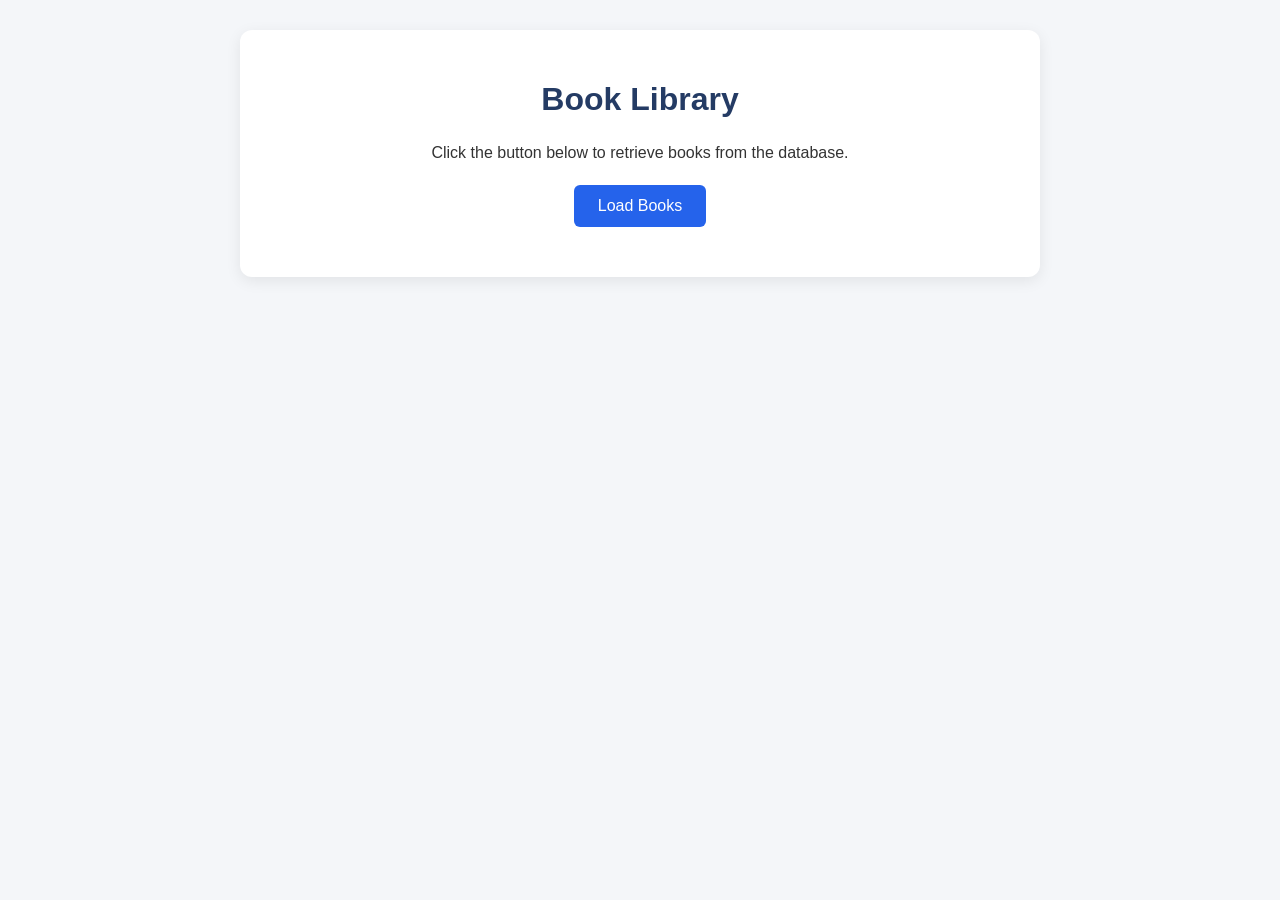
<file: book-library/index.html>
<!DOCTYPE html>
<html lang="en">
<head>
    <meta charset="UTF-8">
    <meta name="viewport" content="width=device-width, initial-scale=1.0">

    <title>Book Library</title>

    <link rel="stylesheet" href="style.css">

    <script src="https://code.jquery.com/jquery-3.7.1.min.js"></script>
    <script src="script.js" defer></script>
</head>
<body>

    <div class="container">
        <h1>Book Library</h1>

        <p>Click the button below to retrieve books from the database.</p>

        <button id="loadBooks">Load Books</button>

        <p id="status" role="status" aria-live="polite"></p>

        <div id="bookList"></div>
    </div>

</body>
</html>
</file>
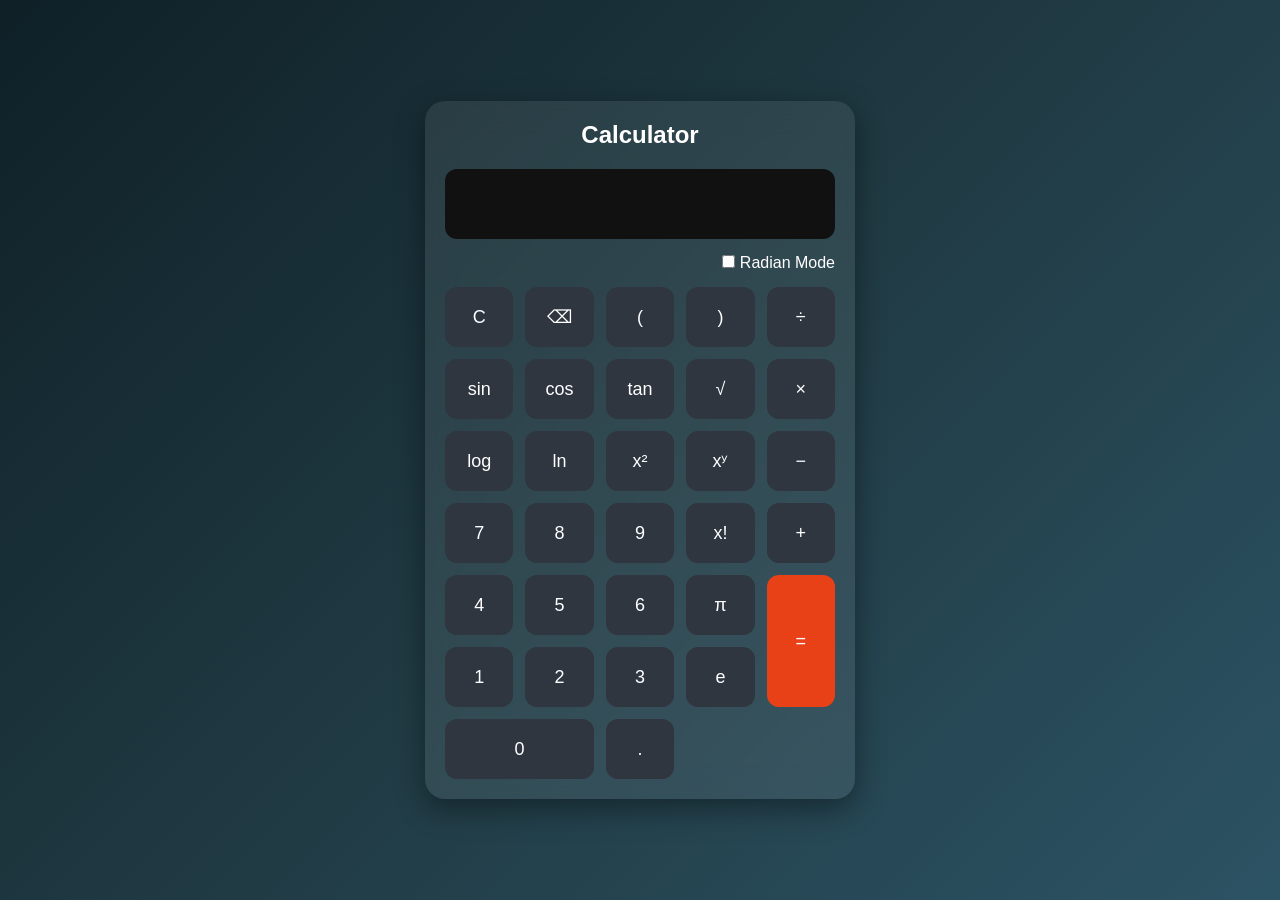
<file: calculator/index.html>
<!DOCTYPE html>
<html lang="en">
<head>
    <meta charset="UTF-8">
    <meta name="viewport" content="width=device-width, initial-scale=1.0">
    <title>Calculator</title>
    <link rel="stylesheet" href="style.css">
</head>

<body>

    <div class="calculator">

        <h2>Calculator</h2>

        <div class="display">
            <input type="text" id="screen" readonly>
        </div>

        <div class="mode">
            <label>
                <input type="checkbox" id="mode">
                    Radian Mode
            </label>
        </div>

        <div class="buttons">

            <button onclick="clearScreen()">C</button>
            <button onclick="backspace()">⌫</button>
            <button onclick="insert('(')">(</button>
            <button onclick="insert(')')">)</button>
            <button onclick="insert('/')">÷</button>

            <button onclick="func('sin')">sin</button>
            <button onclick="func('cos')">cos</button>
            <button onclick="func('tan')">tan</button>
            <button onclick="func('sqrt')">√</button>
            <button onclick="insert('*')">×</button>

            <button onclick="func('log')">log</button>
            <button onclick="func('ln')">ln</button>
            <button onclick="insert('**2')">x²</button>
            <button onclick="insert('**')">xʸ</button>
            <button onclick="insert('-')">−</button>

            <button onclick="insert('7')">7</button>
            <button onclick="insert('8')">8</button>
            <button onclick="insert('9')">9</button>
            <button onclick="factorial()">x!</button>
            <button onclick="insert('+')">+</button>

            <button onclick="insert('4')">4</button>
            <button onclick="insert('5')">5</button>
            <button onclick="insert('6')">6</button>
            <button onclick="insert('3.1415926535')">π</button>
            <button onclick="calculate()" class="equal" rowspan="2">=</button>

            <button onclick="insert('1')">1</button>
            <button onclick="insert('2')">2</button>
            <button onclick="insert('3')">3</button>
            <button onclick="insert('2.718281828')">e</button>

            <button onclick="insert('0')" class="zero">0</button>
            <button onclick="insert('.')">.</button>

        </div>

    </div>

    <script src="script.js"></script>
</body>
</html>
</file>
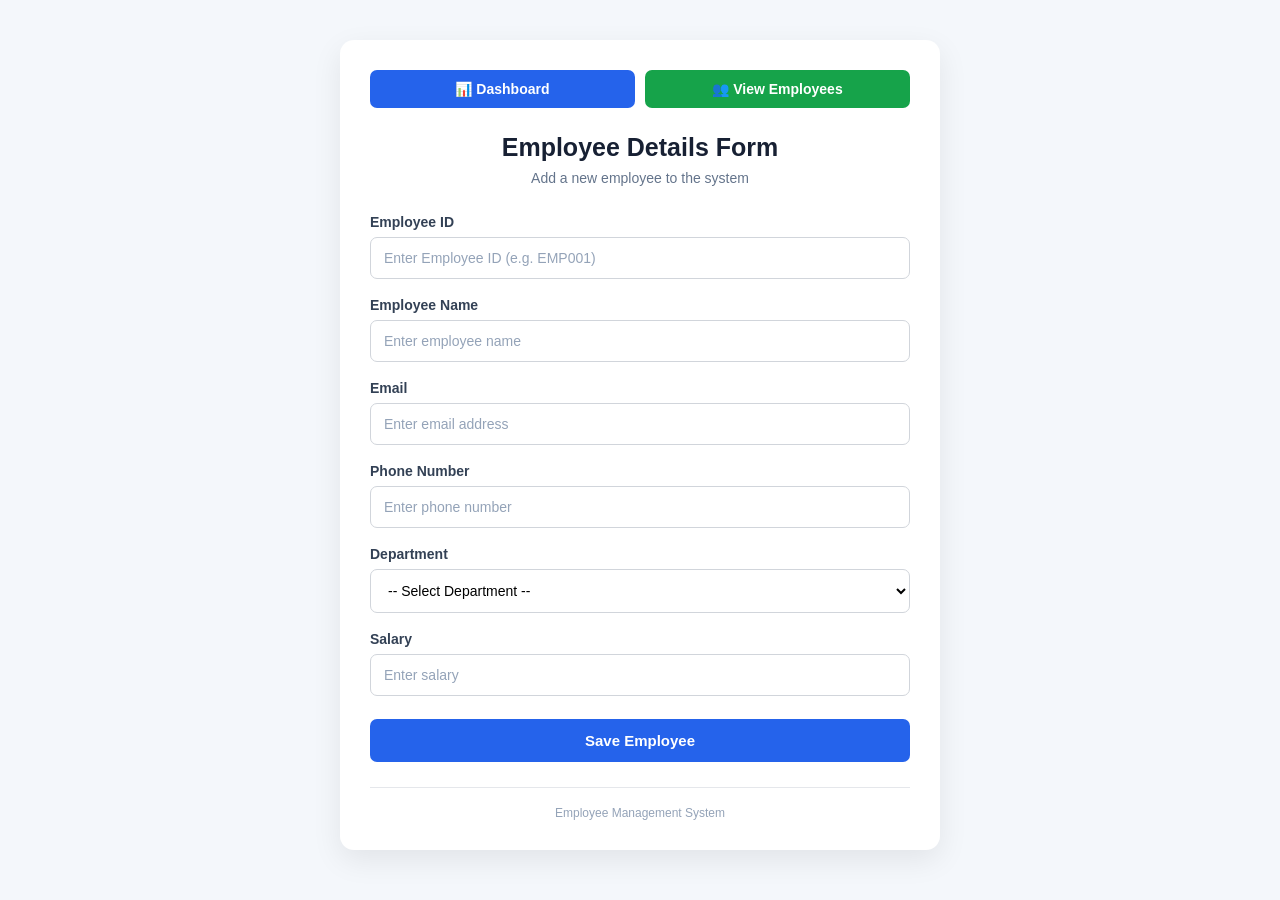
<file: employee/index.html>
<!DOCTYPE html>
<html lang="en">

<head>

    <meta charset="UTF-8">

    <meta name="viewport"
          content="width=device-width, initial-scale=1.0">

    <title>Add Employee | EmployeeHub</title>

    <link rel="stylesheet" href="style.css">

</head>

<body class="form-page">

    <div class="container">

        <!-- Navigation -->

        <div class="navigation">

            <a href="dashboard.php" class="nav-button dashboard-button">
                📊 Dashboard
            </a>

            <a href="employees.php" class="nav-button employees-button">
                👥 View Employees
            </a>

        </div>


        <!-- Page Heading -->

        <div class="heading">

            <h2>Employee Details Form</h2>

            <p>
                Add a new employee to the system
            </p>

        </div>


        <!-- Employee Form -->

        <form action="insert.php" method="POST">


            <!-- Employee ID -->

            <div class="form-group">

                <label for="id">
                    Employee ID
                </label>

                <input
                    type="text"
                    id="id"
                    name="id"
                    placeholder="Enter Employee ID (e.g. EMP001)"
                    required
                >

            </div>


            <!-- Employee Name -->

            <div class="form-group">

                <label for="name">
                    Employee Name
                </label>

                <input
                    type="text"
                    id="name"
                    name="name"
                    placeholder="Enter employee name"
                    required
                >

            </div>


            <!-- Email -->

            <div class="form-group">

                <label for="email">
                    Email
                </label>

                <input
                    type="email"
                    id="email"
                    name="email"
                    placeholder="Enter email address"
                    required
                >

            </div>


            <!-- Phone -->

            <div class="form-group">

                <label for="phone">
                    Phone Number
                </label>

                <input
                    type="tel"
                    id="phone"
                    name="phone"
                    placeholder="Enter phone number"
                    required
                >

            </div>


            <!-- Department -->

            <div class="form-group">

                <label for="department">
                    Department
                </label>

                <select
                    id="department"
                    name="department"
                    required
                >

                    <option value="">
                        -- Select Department --
                    </option>

                    <option value="IT">
                        IT
                    </option>

                    <option value="HR">
                        HR
                    </option>

                    <option value="Finance">
                        Finance
                    </option>

                    <option value="Marketing">
                        Marketing
                    </option>

                    <option value="Sales">
                        Sales
                    </option>

                </select>

            </div>


            <!-- Salary -->

            <div class="form-group">

                <label for="salary">
                    Salary
                </label>

                <input
                    type="number"
                    id="salary"
                    name="salary"
                    placeholder="Enter salary"
                    min="0"
                    step="0.01"
                    required
                >

            </div>


            <!-- Submit -->

            <button
                type="submit"
                class="save-button"
            >
                Save Employee
            </button>

        </form>


        <!-- Footer -->

        <div class="footer">

            Employee Management System

        </div>

    </div>

</body>

</html>
</file>
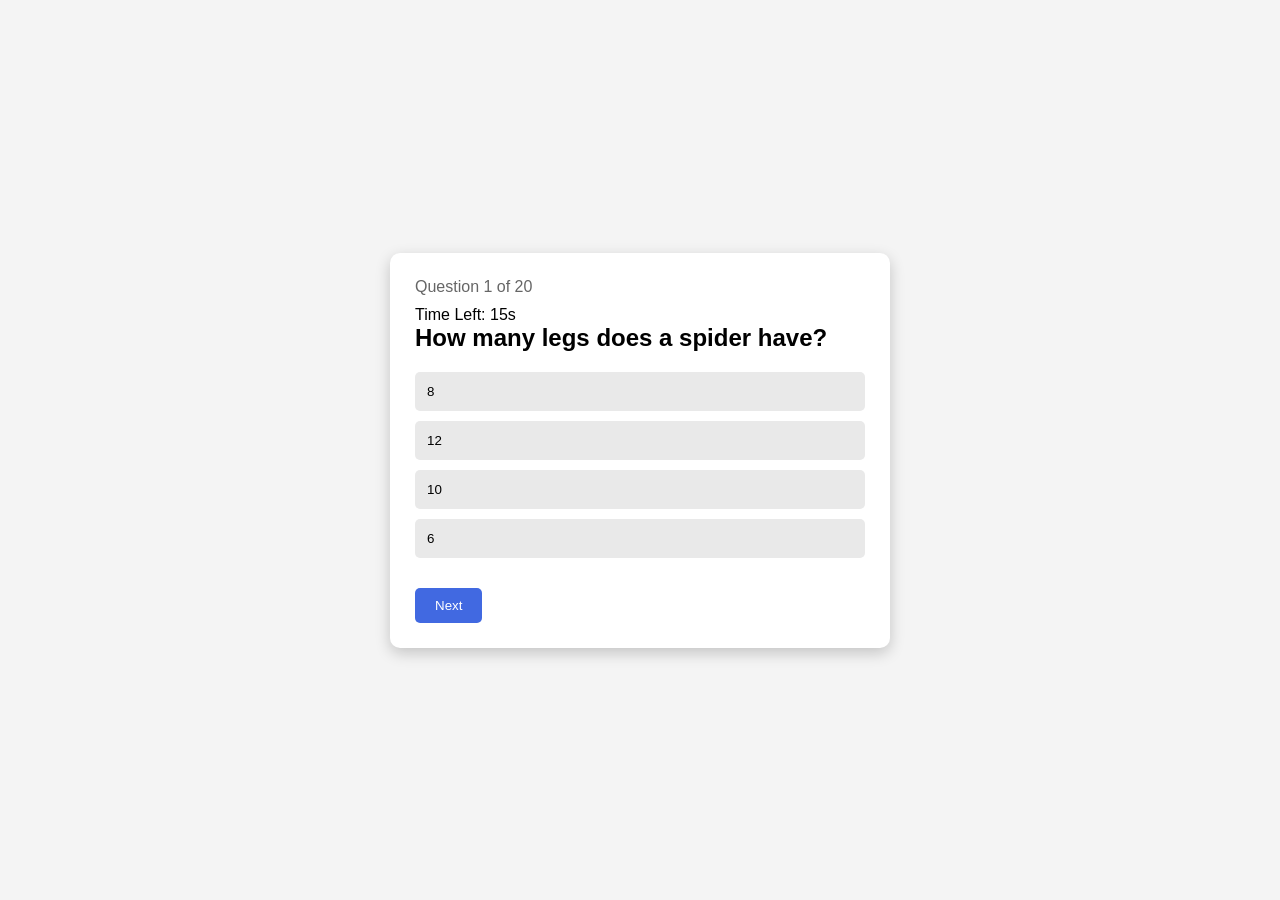
<file: quiz/index.html>
<!DOCTYPE html>
<html lang="en">
<head>
    <meta charset="UTF-8">
    <meta name="viewport" content="width=device-width, initial-scale=1.0">
    <title>Simple Quiz App</title>
    <link rel="stylesheet" href="style.css">
</head>
<body>

<div class="quiz-container">

    <div id="quiz">

        <div id="questionNumber"></div>

        <div id="timer">Time Left: 15s</div>

        <h2 id="question"></h2>

        <div id="options"></div>

         <button id="nextBtn">Next</button>

    </div>

    <div id="result">
        <h2>Quiz Completed!</h2>
        <h3 id="score"></h3>
        <button id="restartBtn">Restart Quiz</button>
    </div>

</div>

<script src="script.js"></script>

</body>
</html>
</file>
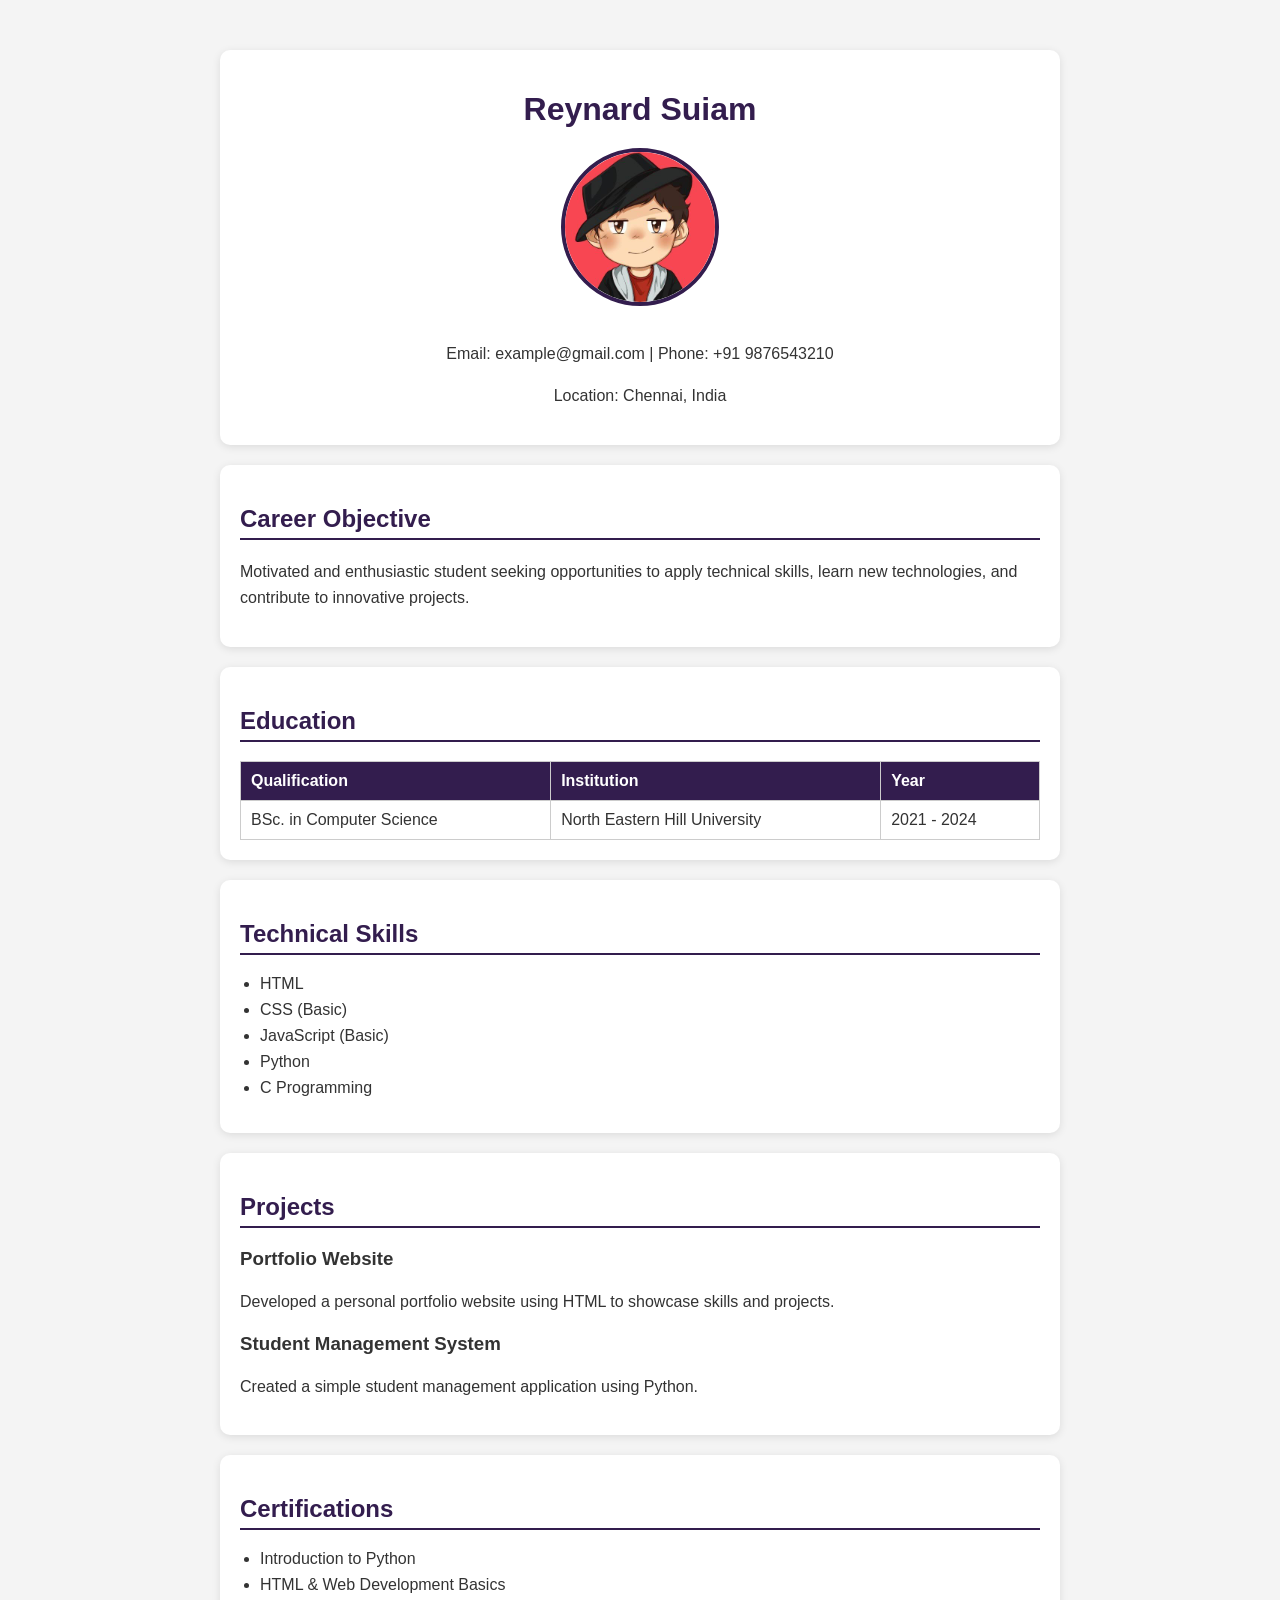
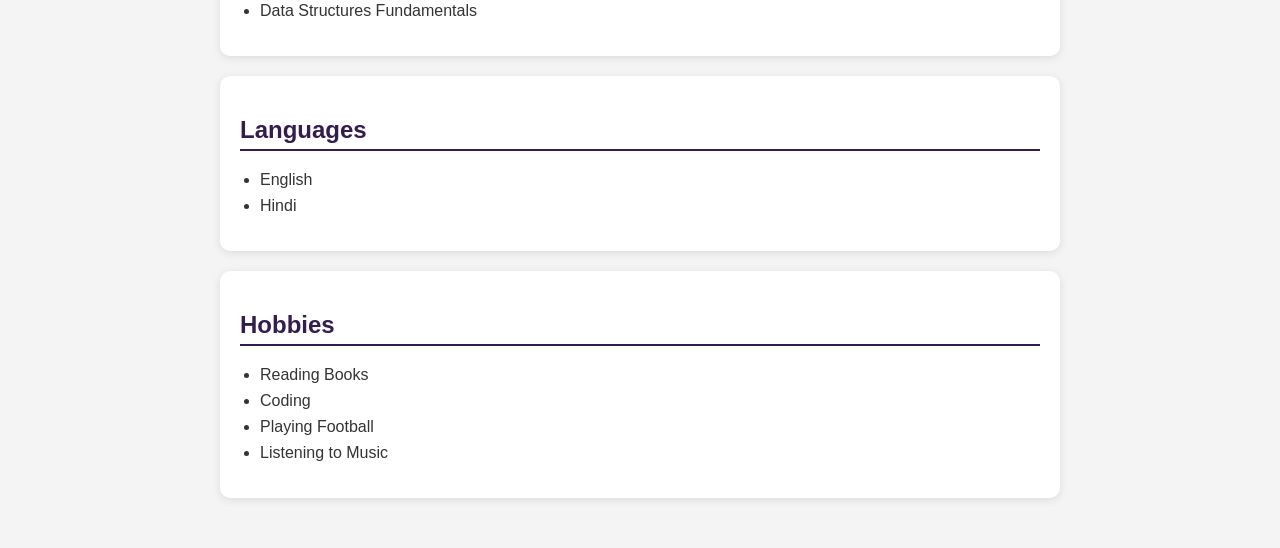
<file: resume/index.html>
<!DOCTYPE html>
<html lang="en">
<head>
    <meta charset="UTF-8">
    <meta name="viewport" content="width=device-width, initial-scale=1.0">
    <title>My Resume</title>
    <link rel="stylesheet" href="style.css">
</head>
<body>

    <header>
        <h1>Reynard Suiam</h1>

        <!-- Profile Image -->
        <img src="photo.jpg" alt="Profile Picture" width="150" height="150">

        <p>Email: example@gmail.com | Phone: +91 9876543210</p>
        <p>Location: Chennai, India</p>
        <hr>
    </header>

    <section>
        <h2>Career Objective</h2>
        <p>
            Motivated and enthusiastic student seeking opportunities to apply
            technical skills, learn new technologies, and contribute to
            innovative projects.
        </p>
    </section>

    <hr>

    <section>
        <h2>Education</h2>
        <table border="1" cellpadding="8">
            <tr>
                <th>Qualification</th>
                <th>Institution</th>
                <th>Year</th>
            </tr>
            <tr>
                <td>BSc. in Computer Science</td>
                <td>North Eastern Hill University</td>
                <td>2021 - 2024</td>
            </tr>
        </table>
    </section>

    <hr>

    <section>
        <h2>Technical Skills</h2>
        <ul>
            <li>HTML</li>
            <li>CSS (Basic)</li>
            <li>JavaScript (Basic)</li>
            <li>Python</li>
            <li>C Programming</li>
        </ul>
    </section>

    <hr>

    <section>
        <h2>Projects</h2>

        <h3>Portfolio Website</h3>
        <p>
            Developed a personal portfolio website using HTML to showcase
            skills and projects.
        </p>

        <h3>Student Management System</h3>
        <p>
            Created a simple student management application using Python.
        </p>
    </section>

    <hr>

    <section>
        <h2>Certifications</h2>
        <ul>
            <li>Introduction to Python</li>
            <li>HTML & Web Development Basics</li>
            <li>Data Structures Fundamentals</li>
        </ul>
    </section>

    <hr>

    <section>
        <h2>Languages</h2>
        <ul>
            <li>English</li>
            <li>Hindi</li>
        </ul>
    </section>

    <hr>

    <section>
        <h2>Hobbies</h2>
        <ul>
            <li>Reading Books</li>
            <li>Coding</li>
            <li>Playing Football</li>
            <li>Listening to Music</li>
        </ul>
    </section>

    <hr>

</body>
</html>
</file>
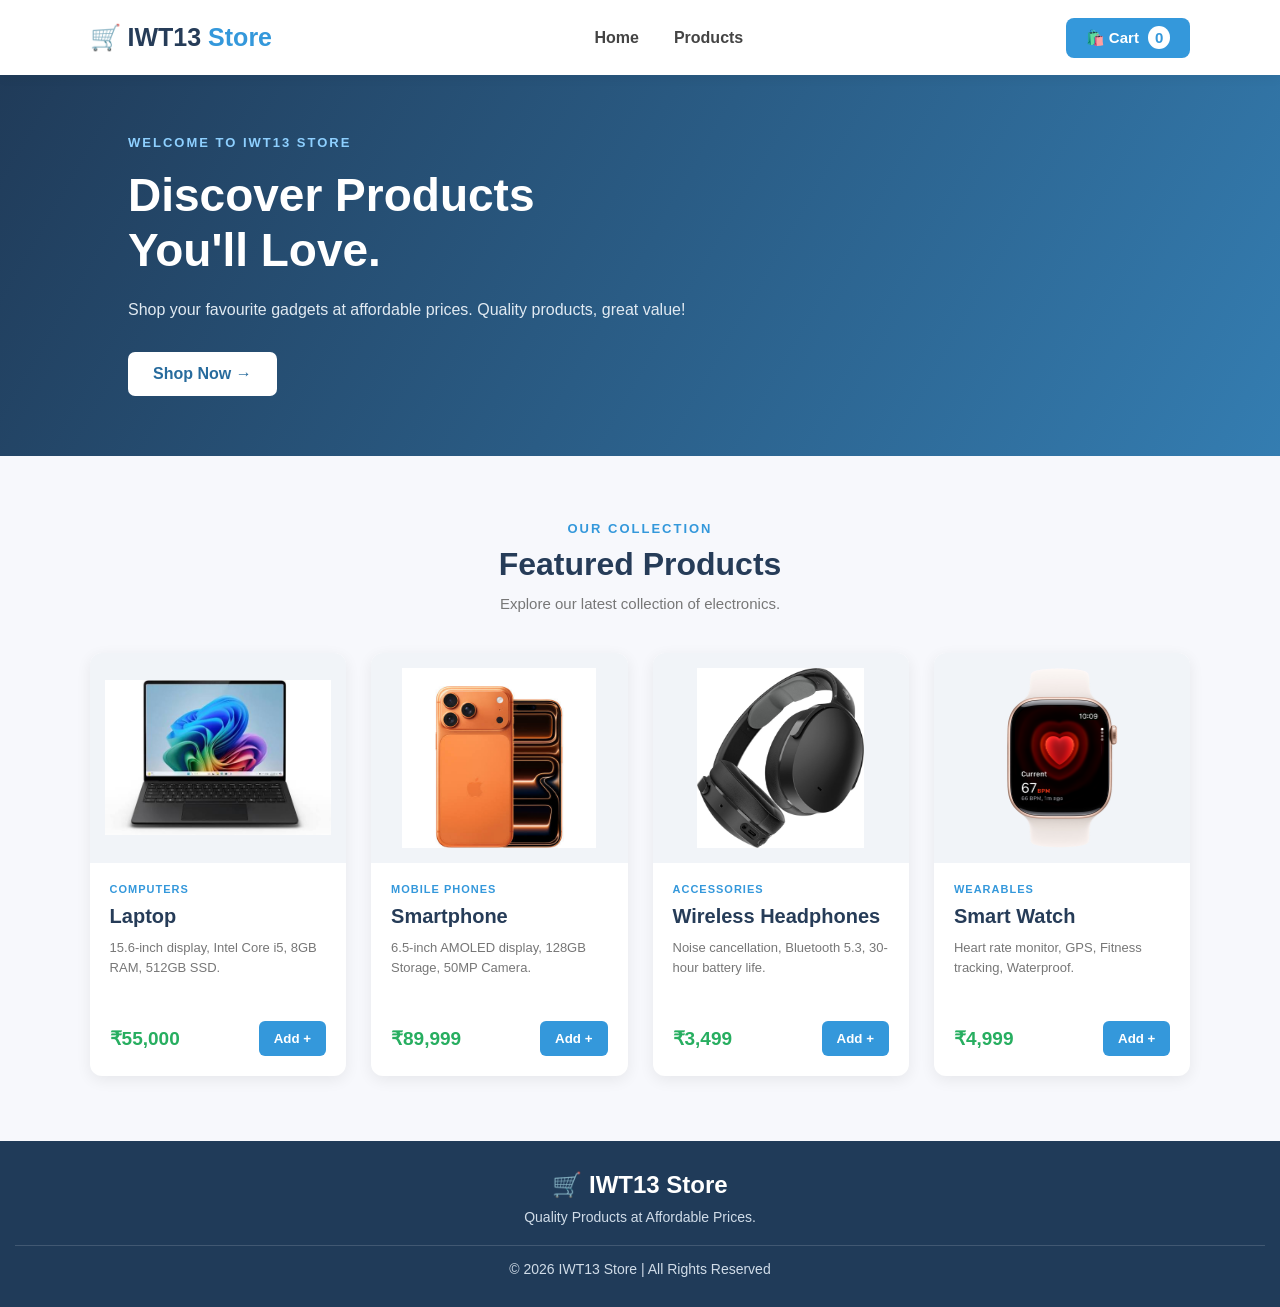
<file: shopping/index.html>
<!DOCTYPE html>
<html lang="en">
<head>
    <meta charset="UTF-8">
    <meta name="viewport" content="width=device-width, initial-scale=1.0">
    <title>IWT13 | Online Shopping</title>
    <link rel="stylesheet" href="style.css">
</head>

<body>

<!-- Navigation Bar -->
<nav class="navbar">
    <div class="logo">🛒 IWT13<span> Store</span></div>

    <div class="nav-links">
        <a href="#home">Home</a>
        <a href="#products">Products</a>
    </div>

    <button class="cart-btn" onclick="openCart()">
        🛍️ Cart <span id="cart-count">0</span>
    </button>
</nav>

<!-- Hero Section -->
<section class="hero" id="home">
    <div class="hero-content">
        <p class="tagline">WELCOME TO IWT13 STORE</p>

        <h1>Discover Products<br>You'll Love.</h1>

        <p>
            Shop your favourite gadgets at affordable prices.
            Quality products, great value!
        </p>

        <a href="#products" class="shop-btn">Shop Now →</a>
    </div>
</section>

<!-- Products Section -->
<main id="products">

    <div class="section-heading">
        <p>OUR COLLECTION</p>
        <h2>Featured Products</h2>
        <span>Explore our latest collection of electronics.</span>
    </div>

    <div class="products">

        <div class="card">
            <div class="image-container">
                <img src="images/laptop.jpg" alt="Laptop">
            </div>

            <div class="card-content">
                <span class="category">COMPUTERS</span>
                <h3>Laptop</h3>
                <p class="description">
                    15.6-inch display, Intel Core i5, 8GB RAM, 512GB SSD.
                </p>

                <div class="card-bottom">
                    <span class="price">₹55,000</span>
                    <button onclick="addToCart('Laptop',55000)">Add +</button>
                </div>
            </div>
        </div>

        <div class="card">
            <div class="image-container">
                <img src="images/phone.jpg" alt="Smartphone">
            </div>

            <div class="card-content">
                <span class="category">MOBILE PHONES</span>
                <h3>Smartphone</h3>
                <p class="description">
                    6.5-inch AMOLED display, 128GB Storage, 50MP Camera.
                </p>

                <div class="card-bottom">
                    <span class="price">₹89,999</span>
                    <button onclick="addToCart('Smartphone',89999)">Add +</button>
                </div>
            </div>
        </div>

        <div class="card">
            <div class="image-container">
                <img src="images/headphones.jpg" alt="Wireless Headphones">
            </div>

            <div class="card-content">
                <span class="category">ACCESSORIES</span>
                <h3>Wireless Headphones</h3>
                <p class="description">
                    Noise cancellation, Bluetooth 5.3, 30-hour battery life.
                </p>

                <div class="card-bottom">
                    <span class="price">₹3,499</span>
                    <button onclick="addToCart('Wireless Headphones',3499)">Add +</button>
                </div>
            </div>
        </div>

        <div class="card">
            <div class="image-container">
                <img src="images/watch.png" alt="Smart Watch">
            </div>

            <div class="card-content">
                <span class="category">WEARABLES</span>
                <h3>Smart Watch</h3>
                <p class="description">
                    Heart rate monitor, GPS, Fitness tracking, Waterproof.
                </p>

                <div class="card-bottom">
                    <span class="price">₹4,999</span>
                    <button onclick="addToCart('Smart Watch',4999)">Add +</button>
                </div>
            </div>
        </div>

    </div>

</main>

<!-- Cart Background -->
<div id="overlay" onclick="closeCart()"></div>

<!-- Shopping Cart Sidebar -->
<aside id="cart">

    <div class="cart-header">
        <div>
            <h2>Your Cart</h2>
            <p id="cart-subtitle">0 items in your cart</p>
        </div>

        <button class="close-btn" onclick="closeCart()">×</button>
    </div>

    <div id="cart-items"></div>

    <div class="cart-footer">

        <div class="total-row">
            <span>Total Amount</span>
            <h2>₹<span id="total">0</span></h2>
        </div>

        <button class="checkout-btn" onclick="placeOrder()">
            Place Order →
        </button>

        <button class="clear-btn" onclick="cancelOrder()">
            Clear Cart
        </button>

    </div>

</aside>

<!-- Notification -->
<div id="toast"></div>

<!-- Order Success Message -->
<div id="success-message">
    <div class="success-icon">✓</div>
    <h2>Order Placed Successfully!</h2>
    <p>Thank you for shopping with IWT13 Store.</p>
    <button onclick="closeSuccess()">Continue Shopping</button>
</div>

<!-- Footer -->
<footer>
    <h2>🛒 IWT13 Store</h2>
    <p>Quality Products at Affordable Prices.</p>
    <p class="copyright">
        © 2026 IWT13 Store | All Rights Reserved
    </p>
</footer>

<script src="script.js"></script>

</body>
</html>
</file>
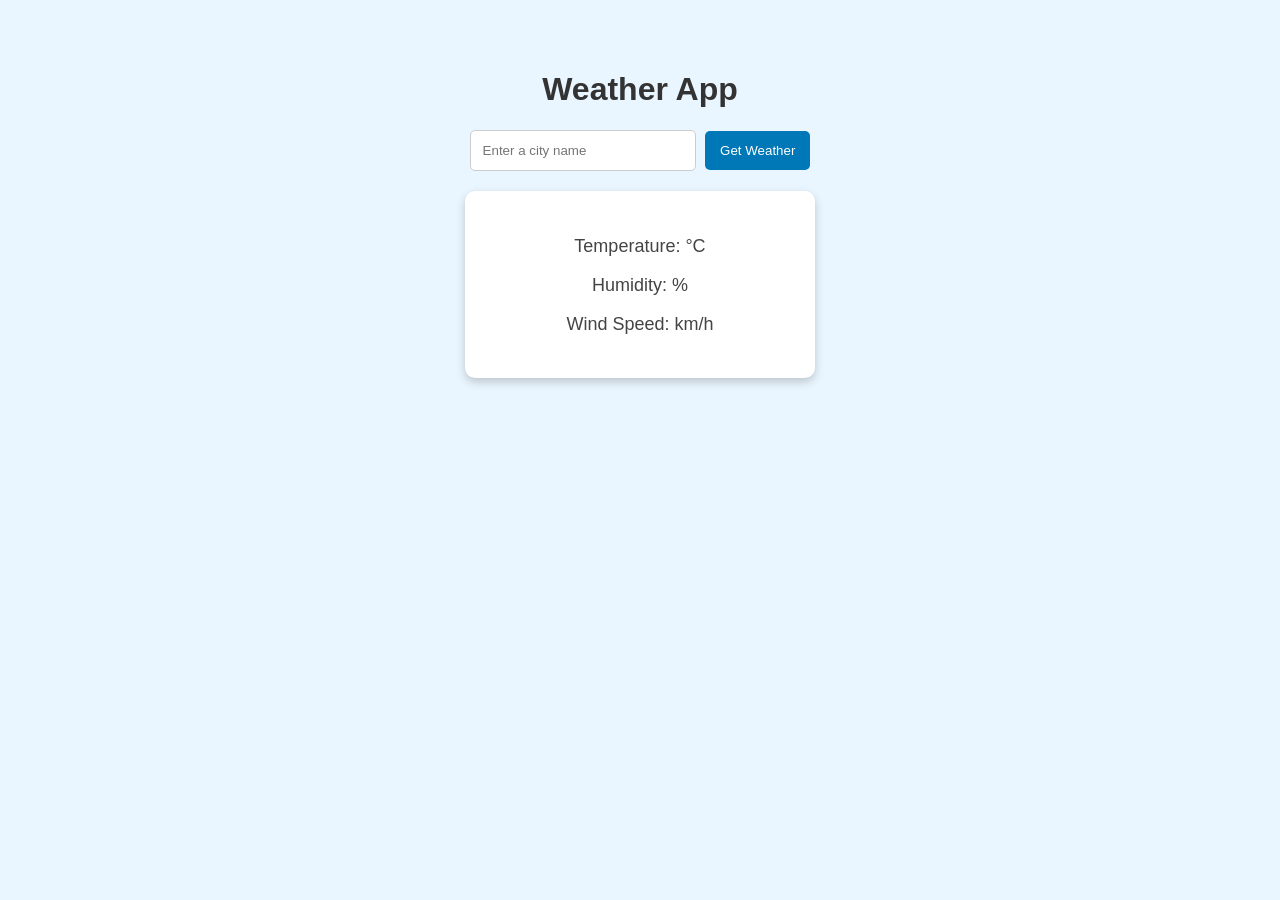
<file: weather/index.html>
<!DOCTYPE html>
<html lang="en">
<head>
    <meta charset="UTF-8">
    <meta name="viewport" content="width=device-width, initial-scale=1.0">
    <title>Weather App</title>

    <link rel="stylesheet" href="style.css">
</head>

<body>
    <div class="weather-container">
        <h1>Weather App</h1>

        <input 
            type="text"
            id="cityInput"
            placeholder="Enter a city name"
        >

        <button onclick="getWeather()">Get Weather</button>

        <p id="loading"></p>
        <p id="error"></p>

        <div id="weatherData" class="weather-card">
            <h2 id="city"></h2>

            <p>
                Temperature:
                <span id="temperature"></span> °C
            </p>

            <p>
                Humidity:
                <span id="humidity"></span> %
            </p>

            <p>
                Wind Speed:
                <span id="wind"></span> km/h
            </p>

        </div>

        <p id="error"></p>
    </div>

    <script src="script.js"></script>
</body>
</html>
</file>
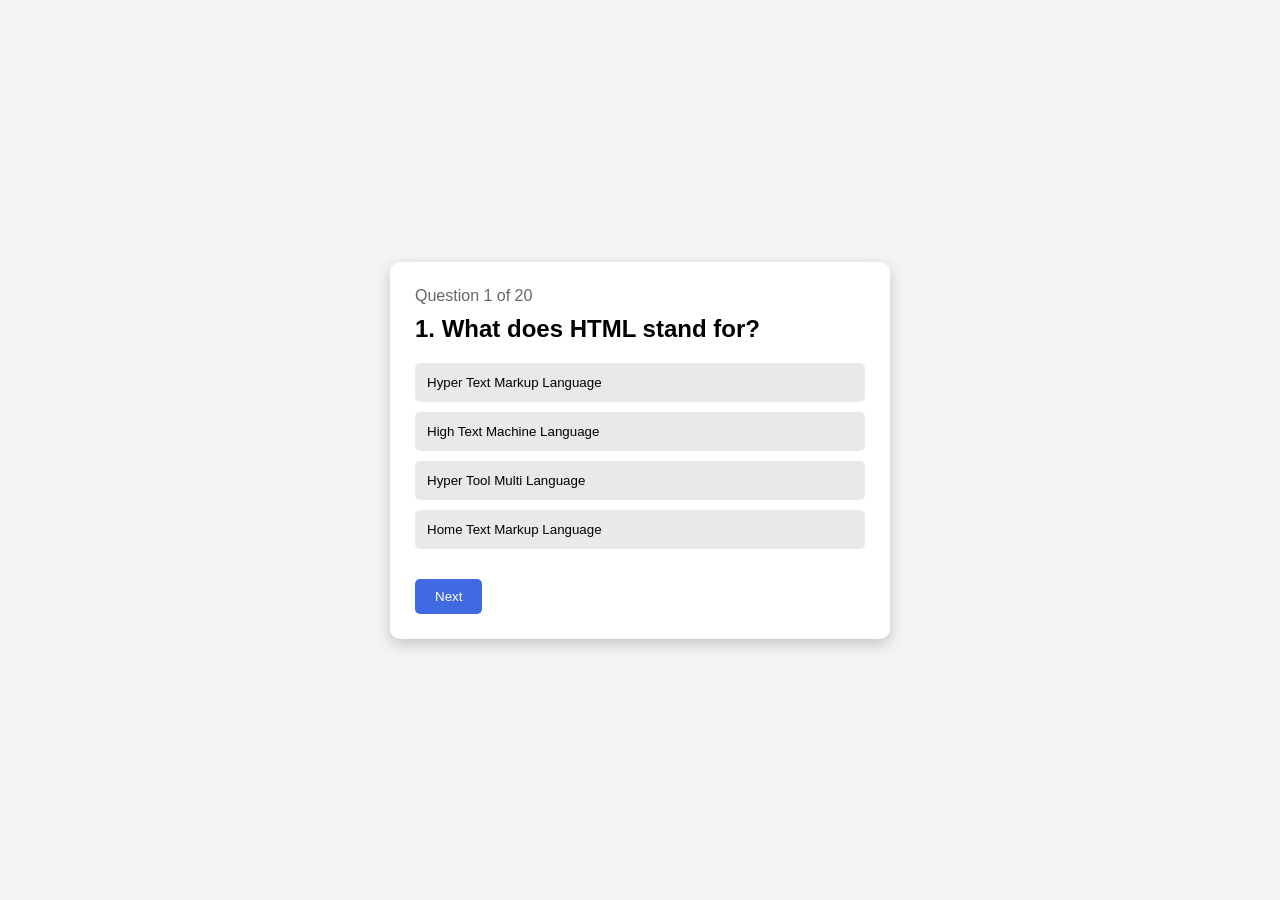
<file: Portfolio/quiz/index.html>
<!DOCTYPE html>
<html lang="en">
<head>
    <meta charset="UTF-8">
    <meta name="viewport" content="width=device-width, initial-scale=1.0">
    <title>Simple Quiz App</title>
    <link rel="stylesheet" href="style.css">
</head>
<body>

<div class="quiz-container">

    <div id="quiz">
        <div id="questionNumber"></div>

        <h2 id="question"></h2>

        <div id="options"></div>

        <button id="nextBtn">Next</button>
    </div>

    <div id="result">
        <h2>Quiz Completed!</h2>
        <h3 id="score"></h3>
        <button id="restartBtn">Restart Quiz</button>
    </div>

</div>

<script src="script.js"></script>

</body>
</html>
</file>
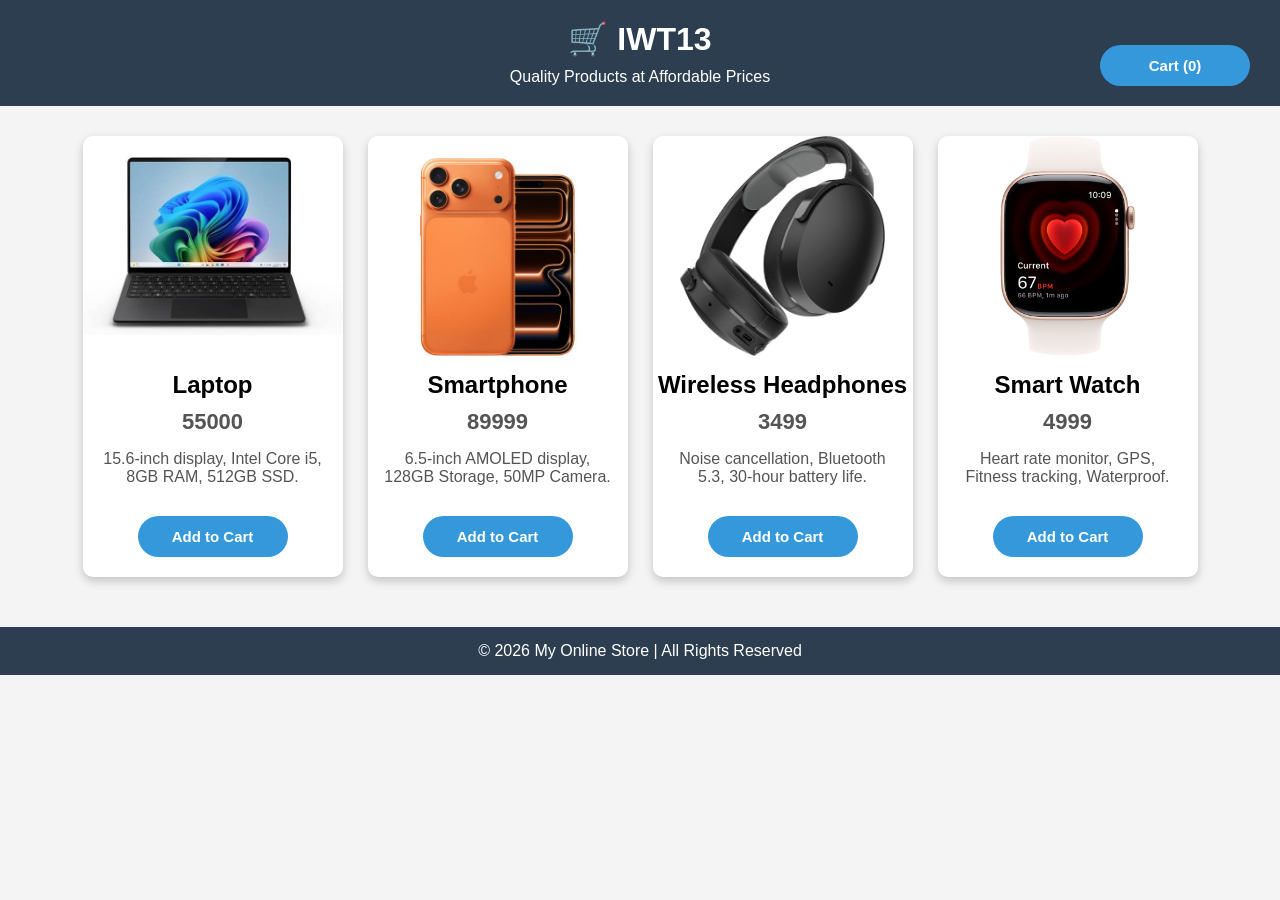
<file: Portfolio/Shopping/index.html>
<!DOCTYPE html>
<html lang="en">
<head>
    <meta charset="UTF-8">
    <meta name="viewport" content="width=device-width, initial-scale=1.0">
    <title>IWT13 Store</title>
    <link rel="stylesheet" href="style.css">
</head>

<body>

<header>
    <h1>🛒 IWT13</h1>
    <p>Quality Products at Affordable Prices</p>

    <button class="cart-btn" onclick="openCart()">
        Cart (<span id="cart-count">0</span>)
    </button>
</header>


<main class="products">


<div class="card">

<img src="images/laptop.jpg">

<h2>Laptop</h2>

<p class="price">55000</p>

<p>15.6-inch display, Intel Core i5, 8GB RAM, 512GB SSD.</p>

<button onclick="addToCart('Laptop',55000)">
Add to Cart
</button>

</div>



<div class="card">

<img src="images/phone.jpg">

<h2>Smartphone</h2>

<p class="price">89999</p>

<p>6.5-inch AMOLED display, 128GB Storage, 50MP Camera.</p>

<button onclick="addToCart('Smartphone',89999)">
Add to Cart
</button>

</div>



<div class="card">

<img src="images/headphones.jpg">

<h2>Wireless Headphones</h2>

<p class="price">3499</p>

<p>Noise cancellation, Bluetooth 5.3, 30-hour battery life.</p>

<button onclick="addToCart('Wireless Headphones',3499)">
Add to Cart
</button>

</div>



<div class="card">

<img src="images/watch.png">

<h2>Smart Watch</h2>

<p class="price">4999</p>

<p>Heart rate monitor, GPS, Fitness tracking, Waterproof.</p>

<button onclick="addToCart('Smart Watch',4999)">
Add to Cart
</button>

</div>


</main>


<!-- CART -->

<div id="cart">

<h2>Your Cart</h2>

<div id="cart-items"></div>

<h3>Total: ₹<span id="total">0</span></h3>


<button onclick="placeOrder()">
Place Order
</button>


<button onclick="cancelOrder()" class="cancel">
Cancel Order
</button>


<button onclick="closeCart()">
Close
</button>


</div>



<footer>

<p>
© 2026 My Online Store | All Rights Reserved
</p>

</footer>


<script src="script.js"></script>

</body>
</html>
</file>
<file: book-library/style.css>
* {
    box-sizing: border-box;
}

body {
    margin: 0;
    padding: 30px 15px;
    font-family: Arial, sans-serif;
    background-color: #f4f6f9;
    color: #333;
}

.container {
    max-width: 800px;
    margin: 0 auto;
    padding: 30px;
    background-color: white;
    border-radius: 12px;
    box-shadow: 0 4px 15px rgba(0, 0, 0, 0.08);
}

h1 {
    text-align: center;
    color: #243b64;
}

.container > p {
    text-align: center;
    line-height: 1.6;
}

button {
    display: block;
    margin: 20px auto;
    padding: 12px 24px;
    border: none;
    border-radius: 6px;
    background-color: #2563eb;
    color: white;
    font-size: 16px;
    cursor: pointer;
}

button:hover {
    background-color: #1d4ed8;
}

button:disabled {
    opacity: 0.6;
    cursor: not-allowed;
}

#status {
    text-align: center;
    color: #555;
}

.book {
    margin-top: 15px;
    padding: 18px;
    border: 1px solid #ddd;
    border-left: 5px solid #2563eb;
    border-radius: 6px;
    background-color: #fafafa;
}

.book h3 {
    margin: 0 0 10px;
    color: #243b64;
}

.book p {
    margin: 0;
    color: #555;
}

@media (max-width: 600px) {
    .container {
        padding: 20px 15px;
    }
}
</file>
<file: calculator/style.css>
*{
margin:0;
padding:0;
box-sizing:border-box;
font-family:Segoe UI,sans-serif;
}

body{

height:100vh;
display:flex;
justify-content:center;
align-items:center;
background:linear-gradient(135deg,#0f2027,#203a43,#2c5364);
}

.calculator{

width:430px;
padding:20px;
border-radius:20px;
background:rgba(255,255,255,.08);
backdrop-filter:blur(15px);
box-shadow:0 10px 30px rgba(0,0,0,.4);

}

h2{

text-align:center;
color:white;
margin-bottom:20px;

}

.display input{

width:100%;
height:70px;
font-size:28px;
padding:10px;
text-align:right;
border:none;
border-radius:12px;
background:#111;
color:#00ff99;
margin-bottom:15px;

}

.mode{

color:white;
margin-bottom:15px;
text-align:right;

}

.buttons{

display:grid;
grid-template-columns:repeat(5,1fr);
gap:12px;

}

button{

height:60px;
border:none;
border-radius:12px;
font-size:18px;
cursor:pointer;
background:#2f3640;
color:white;
transition:.2s;

}

button:hover{

background:#4cd137;
transform:scale(1.05);

}

.equal{

grid-row:span 2;
background:#e84118;
height:132px;

}

.equal:hover{

background:#ff5722;

}

.zero{

grid-column:span 2;

}

@media(max-width:500px){

.calculator{

width:95%;

}

button{

height:55px;
font-size:16px;

}

.display input{

font-size:24px;

}

}
</file>
<file: employee/style.css>
/* =========================================================
   GLOBAL STYLES
========================================================= */

* {
    margin: 0;
    padding: 0;
    box-sizing: border-box;
}

body {
    font-family: Arial, Helvetica, sans-serif;
    background: #f4f7fb;
    color: #172033;
}


/* =========================================================
   EMPLOYEE FORM - index.html
========================================================= */

/* =========================================================
   EMPLOYEE FORM - index.html
========================================================= */

.form-page {
    min-height: 100vh;
    display: flex;
    justify-content: center;
    align-items: center;
    padding: 40px 20px;
}

.container {
    width: 100%;
    max-width: 600px;
    background: white;
    padding: 30px;
    border-radius: 14px;
    box-shadow:
        0 10px 30px rgba(0, 0, 0, 0.08);
}


/* Short screens */
@media (max-height: 900px) {
    .form-page {
        align-items: flex-start;
    }
}

/* Navigation */

.navigation {
    display: flex;
    gap: 10px;
    margin-bottom: 25px;
}

.nav-button {
    flex: 1;

    text-align: center;

    text-decoration: none;

    color: white;

    padding: 11px;

    border-radius: 7px;

    font-size: 14px;

    font-weight: bold;

    transition: 0.2s;
}

.dashboard-button {
    background: #2563eb;
}

.dashboard-button:hover {
    background: #1d4ed8;
}

.employees-button {
    background: #16a34a;
}

.employees-button:hover {
    background: #15803d;
}


/* Form Heading */

.heading {
    text-align: center;
    margin-bottom: 28px;
}

.heading h2 {
    color: #172033;
    font-size: 25px;
    margin-bottom: 8px;
}

.heading p {
    color: #64748b;
    font-size: 14px;
}


/* Form */

.form-group {
    margin-bottom: 18px;
}

label {
    display: block;

    margin-bottom: 7px;

    color: #334155;

    font-size: 14px;

    font-weight: bold;
}

input,
select {
    width: 100%;

    padding: 12px 13px;

    border: 1px solid #d1d5db;

    border-radius: 7px;

    font-size: 14px;

    background: white;

    outline: none;

    transition: 0.2s;
}

input:focus,
select:focus {
    border-color: #2563eb;

    box-shadow:
        0 0 0 3px rgba(37, 99, 235, 0.1);
}

input::placeholder {
    color: #94a3b8;
}


/* Save Button */

.save-button {
    width: 100%;

    border: none;

    background: #2563eb;

    color: white;

    padding: 13px;

    border-radius: 7px;

    font-size: 15px;

    font-weight: bold;

    cursor: pointer;

    transition: 0.2s;

    margin-top: 5px;
}

.save-button:hover {
    background: #1d4ed8;
}


/* Form Footer */

.footer {
    text-align: center;

    margin-top: 25px;

    padding-top: 18px;

    border-top: 1px solid #e5e7eb;

    color: #94a3b8;

    font-size: 12px;
}


/* =========================================================
   DASHBOARD - dashboard.php
========================================================= */

.dashboard {
    display: flex;
    min-height: 100vh;
}


/* Sidebar */

.sidebar {
    width: 240px;

    background: #111827;

    color: white;

    padding: 25px 15px;

    position: fixed;

    top: 0;
    bottom: 0;
    left: 0;
}

.logo {
    font-size: 23px;

    font-weight: bold;

    padding: 10px 15px 35px;
}

.logo span {
    color: #60a5fa;
}


/* Sidebar Navigation */

.sidebar nav a {
    display: block;

    text-decoration: none;

    color: #cbd5e1;

    padding: 13px 15px;

    margin-bottom: 8px;

    border-radius: 8px;

    transition: 0.2s;
}

.sidebar nav a:hover,
.sidebar nav a.active {
    background: #2563eb;

    color: white;
}


/* Dashboard Main */

.main {
    margin-left: 240px;

    width: calc(100% - 240px);

    padding: 30px;
}


/* Dashboard Header */

.header {
    display: flex;

    justify-content: space-between;

    align-items: center;

    margin-bottom: 30px;
}

.header h1 {
    font-size: 30px;

    margin-bottom: 6px;
}

.header p {
    color: #64748b;
}

.add-button {
    background: #2563eb;

    color: white;

    text-decoration: none;

    padding: 12px 18px;

    border-radius: 8px;

    font-weight: bold;
}

.add-button:hover {
    background: #1d4ed8;
}


/* =========================================================
   DASHBOARD STATISTICS
========================================================= */

.stats {
    display: grid;

    grid-template-columns: repeat(4, 1fr);

    gap: 20px;

    margin-bottom: 25px;
}

.stat-card {
    background: white;

    border: 1px solid #e5e7eb;

    border-radius: 12px;

    padding: 22px;

    display: flex;

    align-items: center;

    gap: 15px;

    box-shadow:
        0 3px 12px rgba(0, 0, 0, 0.04);
}

.stat-card p {
    color: #64748b;

    font-size: 14px;

    margin-bottom: 8px;
}

.stat-card h2 {
    font-size: 25px;
}


/* Statistic Icons */

.icon {
    width: 48px;

    height: 48px;

    border-radius: 10px;

    display: flex;

    justify-content: center;

    align-items: center;

    font-size: 22px;
}

.blue {
    background: #dbeafe;
}

.green {
    background: #dcfce7;
}

.purple {
    background: #ede9fe;
}

.orange {
    background: #ffedd5;
}


/* =========================================================
   DASHBOARD CARDS
========================================================= */

.dashboard-grid {
    display: grid;

    grid-template-columns: 1fr 1fr;

    gap: 20px;

    margin-bottom: 25px;
}

.card {
    background: white;

    border: 1px solid #e5e7eb;

    border-radius: 12px;

    padding: 22px;

    box-shadow:
        0 3px 12px rgba(0, 0, 0, 0.04);
}

.card-header {
    margin-bottom: 20px;
}

.card-header h2 {
    font-size: 18px;
}


/* =========================================================
   DEPARTMENT SECTION
========================================================= */

.department {
    margin-bottom: 18px;
}

.department-info {
    display: flex;

    justify-content: space-between;

    margin-bottom: 7px;

    font-size: 14px;
}

.progress {
    width: 100%;

    height: 9px;

    background: #e5e7eb;

    border-radius: 20px;

    overflow: hidden;
}

.progress span {
    display: block;

    height: 100%;

    background: #2563eb;

    border-radius: 20px;
}


/* =========================================================
   PAYROLL SECTION
========================================================= */

.payroll p {
    color: #64748b;

    margin-bottom: 8px;
}

.payroll h2 {
    color: #16a34a;

    font-size: 30px;
}

.payroll-details {
    display: grid;

    grid-template-columns: 1fr 1fr;

    gap: 20px;

    margin-top: 30px;

    padding-top: 20px;

    border-top: 1px solid #e5e7eb;
}

.payroll-details div {
    display: flex;

    flex-direction: column;

    gap: 7px;
}

.payroll-details span {
    color: #64748b;

    font-size: 14px;
}


/* =========================================================
   EMPLOYEE TABLE
========================================================= */

.employee-card {
    padding: 0;

    overflow: hidden;
}

.table-header {
    padding: 22px;

    display: flex;

    justify-content: space-between;

    align-items: center;
}

.table-header h2 {
    font-size: 19px;

    margin-bottom: 5px;
}

.table-header p {
    color: #64748b;

    font-size: 14px;
}


/* Search */

#searchEmployee {
    width: 280px;

    padding: 11px 14px;

    border: 1px solid #d1d5db;

    border-radius: 8px;

    outline: none;
}

#searchEmployee:focus {
    border-color: #2563eb;

    box-shadow:
        0 0 0 3px rgba(37, 99, 235, 0.1);
}


/* Table */

.table-container {
    overflow-x: auto;
}

table {
    width: 100%;

    border-collapse: collapse;
}

thead {
    background: #f8fafc;
}

th {
    padding: 14px 20px;

    text-align: left;

    color: #475569;

    font-size: 13px;
}

td {
    padding: 15px 20px;

    border-top: 1px solid #e5e7eb;

    font-size: 14px;
}

tr:hover {
    background: #f8fafc;
}


/* Department Badge */

.department-badge {
    background: #dbeafe;

    color: #1d4ed8;

    padding: 5px 10px;

    border-radius: 20px;

    font-size: 12px;

    font-weight: bold;
}


/* Empty Data */

.no-data,
.empty {
    text-align: center;

    color: #64748b;

    padding: 30px;
}


/* =========================================================
   EMPLOYEES.PHP
========================================================= */

.employee-list-page {
    min-height: 100vh;

    padding: 40px;
}

.employee-list-container {
    width: 95%;

    max-width: 1300px;

    margin: auto;

    background: white;

    padding: 25px;

    border-radius: 12px;

    box-shadow:
        0 5px 20px rgba(0, 0, 0, 0.06);
}

.back-button {
    display: inline-block;

    margin-bottom: 20px;

    padding: 10px 15px;

    background: #2563eb;

    color: white;

    text-decoration: none;

    border-radius: 6px;
}

.back-button:hover {
    background: #1d4ed8;
}


/* =========================================================
   RESPONSIVE DESIGN
========================================================= */

@media (max-width: 1100px) {

    .stats {
        grid-template-columns: repeat(2, 1fr);
    }

}


@media (max-width: 800px) {

    /* Dashboard */

    .sidebar {
        position: static;

        width: 100%;

        height: auto;
    }

    .dashboard {
        display: block;
    }

    .main {
        margin-left: 0;

        width: 100%;

        padding: 20px;
    }

    .dashboard-grid {
        grid-template-columns: 1fr;
    }

    .header {
        flex-direction: column;

        align-items: flex-start;

        gap: 15px;
    }

}


@media (max-width: 600px) {

    /* Form */

    .form-page {
        padding: 15px;
    }

    .container {
        padding: 22px;
    }

    .navigation {
        flex-direction: column;
    }


    /* Dashboard */

    .stats {
        grid-template-columns: 1fr;
    }

    .table-header {
        flex-direction: column;

        align-items: flex-start;

        gap: 15px;
    }

    #searchEmployee {
        width: 100%;
    }

    .payroll-details {
        grid-template-columns: 1fr;
    }

    .main {
        padding: 15px;
    }

    .header h1 {
        font-size: 24px;
    }

}


/* =========================================================
   SMALL MOBILE TABLE
========================================================= */

@media (max-width: 450px) {

    .stat-card h2 {
        font-size: 21px;
    }

    .stat-card {
        padding: 17px;
    }

    .icon {
        width: 42px;
        height: 42px;
        font-size: 18px;
    }

}
</file>
<file: quiz/style.css>
* {
    margin: 0;
    padding: 0;
    box-sizing: border-box;
    font-family: Arial, sans-serif;
}

body {
    background: #f4f4f4;
    display: flex;
    justify-content: center;
    align-items: center;
    min-height: 100vh;
}

.quiz-container {
    background: #fff;
    width: 500px;
    max-width: 90%;
    padding: 25px;
    border-radius: 10px;
    box-shadow: 0 5px 15px rgba(0,0,0,0.2);
}

h2 {
    margin-bottom: 20px;
}

#questionNumber {
    color: #666;
    margin-bottom: 10px;
}

.option {
    display: block;
    width: 100%;
    padding: 12px;
    margin: 10px 0;
    border: none;
    background: #e9e9e9;
    border-radius: 5px;
    cursor: pointer;
    text-align: left;
    transition: 0.3s;
}

.option:hover {
    background: #d4d4d4;
}

.option.selected {
    background: #90caf9;
}

#nextBtn,
#restartBtn {
    margin-top: 20px;
    padding: 10px 20px;
    color: white;
    border: none;
    border-radius: 5px;
    cursor: pointer;
}

#nextBtn {
    background: royalblue;
}

#nextBtn:hover {
    background: #234fc7;
}

#restartBtn {
    background: green;
}

#restartBtn:hover {
    background: darkgreen;
}

#result {
    display: none;
    text-align: center;
}
</file>
<file: resume/style.css>
/* General Styling */
body {
    font-family: Arial, Helvetica, sans-serif;
    background-color: #f4f4f4;
    margin: 0;
    padding: 30px;
    color: #333;
}

/* Main Resume Container */
header,
section {
    background-color: white;
    width: 800px;
    margin: 20px auto;
    padding: 20px;
    border-radius: 10px;
    box-shadow: 0 2px 8px rgba(0,0,0,0.1);
}

/* Header */
header {
    text-align: center;
}

/* Profile Image */
header img {
    width: 150px;
    height: 150px;
    border-radius: 50%;
    border: 4px solid #331d4e;
    margin: 15px 0;
}

/* Name */
h1 {
    color: #331d4e;
    margin-bottom: 5px;
}

/* Section Titles */
h2 {
    color: #331d4e;
    border-bottom: 2px solid #331d4e;
    padding-bottom: 5px;
}

/* Table */
table {
    width: 100%;
    border-collapse: collapse;
    margin-top: 10px;
}

table,
th,
td {
    border: 1px solid #ccc;
}

th {
    background-color: #331d4e;
    color: white;
}

th,
td {
    padding: 10px;
    text-align: left;
}

/* Lists */
ul {
    padding-left: 20px;
}

li {
    margin-bottom: 8px;
}

/* Horizontal Line */
hr {
    display: none;
}

/* Paragraphs */
p {
    line-height: 1.6;
}
</file>
<file: shopping/style.css>
/* General Reset */
* {
    margin: 0;
    padding: 0;
    box-sizing: border-box;
}

html {
    scroll-behavior: smooth;
}

body {
    font-family: Arial, Helvetica, sans-serif;
    background: #f7f8fc;
    color: #263238;
}

/* Navigation */
.navbar {
    height: 75px;
    background: white;
    display: flex;
    align-items: center;
    justify-content: space-between;
    padding: 0 7%;
    box-shadow: 0 2px 12px rgba(0,0,0,0.06);
    position: sticky;
    top: 0;
    z-index: 100;
}

.logo {
    font-size: 25px;
    font-weight: bold;
    color: #263c58;
}

.logo span {
    color: #3498db;
}

.nav-links {
    display: flex;
    gap: 35px;
}

.nav-links a {
    text-decoration: none;
    color: #444;
    font-weight: bold;
    transition: 0.3s;
}

.nav-links a:hover {
    color: #3498db;
}

/* Cart Button */
.cart-btn {
    background: #3498db;
    color: white;
    border: none;
    border-radius: 8px;
    padding: 11px 20px;
    font-size: 15px;
    font-weight: bold;
    cursor: pointer;
}

.cart-btn span {
    background: white;
    color: #3498db;
    padding: 3px 7px;
    border-radius: 50%;
    margin-left: 5px;
}

/* Hero Section */
.hero {
    min-height: 370px;
    background: linear-gradient(120deg, #203b59, #347db1);
    display: flex;
    align-items: center;
    padding: 60px 10%;
    color: white;
}

.hero-content {
    max-width: 600px;
}

.tagline {
    color: #8ed0ff;
    font-size: 13px;
    font-weight: bold;
    letter-spacing: 2px;
    margin-bottom: 18px;
}

.hero h1 {
    font-size: 46px;
    line-height: 1.2;
    margin-bottom: 18px;
}

.hero-content > p:not(.tagline) {
    color: #e1eaf2;
    line-height: 1.7;
    margin-bottom: 28px;
}

.shop-btn {
    display: inline-block;
    background: white;
    color: #276b9d;
    text-decoration: none;
    padding: 13px 25px;
    border-radius: 7px;
    font-weight: bold;
    transition: 0.3s;
}

.shop-btn:hover {
    background: #dceeff;
    transform: translateY(-3px);
}

/* Products Section */
main {
    padding: 65px 7%;
}

.section-heading {
    text-align: center;
    margin-bottom: 40px;
}

.section-heading p {
    color: #3498db;
    font-weight: bold;
    font-size: 13px;
    letter-spacing: 2px;
    margin-bottom: 10px;
}

.section-heading h2 {
    font-size: 32px;
    color: #263c58;
    margin-bottom: 12px;
}

.section-heading span {
    color: #777;
    font-size: 15px;
}

/* Product Grid */
.products {
    display: grid;
    grid-template-columns: repeat(4, minmax(0, 1fr));
    gap: 25px;
}

/* Product Card */
.card {
    background: white;
    border-radius: 12px;
    overflow: hidden;
    box-shadow: 0 4px 15px rgba(0,0,0,0.07);
    transition: 0.3s ease;
    display: flex;
    flex-direction: column;
}

.card:hover {
    transform: translateY(-8px);
    box-shadow: 0 10px 25px rgba(0,0,0,0.12);
}

/* Product Image */
.image-container {
    height: 210px;
    background: #f1f4f8;
    display: flex;
    align-items: center;
    justify-content: center;
    padding: 15px;
}

.image-container img {
    width: 100%;
    height: 100%;
    object-fit: contain;
    transition: transform 0.3s;
}

.card:hover img {
    transform: scale(1.06);
}

/* Product Information */
.card-content {
    padding: 20px;
    display: flex;
    flex-direction: column;
    flex-grow: 1;
}

.category {
    color: #3498db;
    font-size: 11px;
    font-weight: bold;
    letter-spacing: 1px;
}

.card h3 {
    font-size: 20px;
    margin: 10px 0;
    color: #263c58;
}

.description {
    color: #777;
    font-size: 13px;
    line-height: 1.6;
    min-height: 65px;
    margin-bottom: 18px;
}

/* Price and Button */
.card-bottom {
    display: flex;
    align-items: center;
    justify-content: space-between;
    margin-top: auto;
}

.price {
    color: #27ae60;
    font-size: 19px;
    font-weight: bold;
}

.card-bottom button {
    background: #3498db;
    color: white;
    border: none;
    padding: 10px 15px;
    border-radius: 6px;
    cursor: pointer;
    font-weight: bold;
    transition: 0.3s;
}

.card-bottom button:hover {
    background: #2476ad;
}

/* Cart Overlay */
#overlay {
    position: fixed;
    inset: 0;
    background: rgba(0,0,0,0.4);
    opacity: 0;
    visibility: hidden;
    transition: 0.3s;
    z-index: 199;
}

#overlay.active {
    opacity: 1;
    visibility: visible;
}

/* Cart Sidebar */
#cart {
    position: fixed;
    top: 0;
    right: -450px;
    width: 420px;
    max-width: 100%;
    height: 100vh;
    background: white;
    z-index: 200;
    display: flex;
    flex-direction: column;
    padding: 25px;
    box-shadow: -5px 0 20px rgba(0,0,0,0.12);
    transition: right 0.35s ease;
}

#cart.active {
    right: 0;
}

/* Cart Header */
.cart-header {
    display: flex;
    justify-content: space-between;
    align-items: center;
    padding-bottom: 20px;
    border-bottom: 1px solid #eee;
}

.cart-header h2 {
    color: #263c58;
    margin-bottom: 6px;
}

.cart-header p {
    color: #888;
    font-size: 13px;
}

.close-btn {
    background: #f1f3f5;
    color: #333;
    border: none;
    border-radius: 50%;
    width: 35px;
    height: 35px;
    font-size: 24px;
    cursor: pointer;
}

.close-btn:hover {
    background: #e2e5e8;
}

/* Cart Items */
#cart-items {
    flex: 1;
    overflow-y: auto;
    padding: 10px 0;
}

.cart-item {
    display: flex;
    justify-content: space-between;
    gap: 10px;
    padding: 20px 5px;
    border-bottom: 1px solid #eee;
}

.cart-item-info h3 {
    font-size: 16px;
    margin-bottom: 8px;
    color: #263c58;
}

.cart-item-info p {
    color: #777;
    font-size: 14px;
}

/* Quantity Controls */
.quantity-controls {
    display: flex;
    align-items: center;
    gap: 12px;
    margin-top: 12px;
}

.quantity-controls button {
    width: 27px;
    height: 27px;
    background: #edf4fa;
    color: #3498db;
    border: none;
    border-radius: 5px;
    font-size: 17px;
    cursor: pointer;
}

.quantity-controls button:hover {
    background: #d8ebfa;
}

.quantity-controls span {
    font-weight: bold;
}

.cart-item-right {
    text-align: right;
}

.cart-item-right strong {
    color: #27ae60;
    font-size: 15px;
}

.remove-btn {
    display: block;
    background: none;
    border: none;
    color: #e74c3c;
    font-size: 12px;
    margin-top: 12px;
    cursor: pointer;
}

/* Empty Cart */
.empty-cart {
    text-align: center;
    padding: 70px 10px;
}

.empty-cart div {
    font-size: 55px;
    margin-bottom: 15px;
}

.empty-cart h3 {
    color: #263c58;
    margin-bottom: 10px;
}

.empty-cart p {
    color: #888;
    margin-bottom: 20px;
}

.empty-cart button {
    background: #3498db;
    color: white;
    border: none;
    padding: 11px 18px;
    border-radius: 6px;
    cursor: pointer;
}

/* Cart Footer */
.cart-footer {
    border-top: 1px solid #eee;
    padding-top: 20px;
}

.total-row {
    display: flex;
    justify-content: space-between;
    align-items: center;
    margin-bottom: 20px;
}

.total-row span {
    color: #666;
}

.total-row h2 {
    color: #27ae60;
}

/* Checkout */
.checkout-btn {
    width: 100%;
    background: #3498db;
    color: white;
    border: none;
    padding: 15px;
    border-radius: 7px;
    font-size: 15px;
    font-weight: bold;
    cursor: pointer;
}

.checkout-btn:hover {
    background: #2476ad;
}

.clear-btn {
    width: 100%;
    background: white;
    color: #e74c3c;
    border: 1px solid #e74c3c;
    padding: 12px;
    border-radius: 7px;
    margin-top: 10px;
    cursor: pointer;
}

.clear-btn:hover {
    background: #fff0ee;
}

/* Toast Notification */
#toast {
    position: fixed;
    bottom: 25px;
    left: 50%;
    transform: translate(-50%, 100px);
    background: #263c58;
    color: white;
    padding: 14px 25px;
    border-radius: 8px;
    opacity: 0;
    visibility: hidden;
    transition: 0.3s;
    z-index: 500;
    box-shadow: 0 4px 15px rgba(0,0,0,0.2);
    text-align: center;
    max-width: 90%;
}

#toast.show {
    transform: translate(-50%, 0);
    opacity: 1;
    visibility: visible;
}

/* Order Success */
#success-message {
    display: none;
    position: fixed;
    top: 50%;
    left: 50%;
    transform: translate(-50%, -50%);
    width: 380px;
    max-width: 90%;
    background: white;
    padding: 40px 25px;
    border-radius: 15px;
    text-align: center;
    box-shadow: 0 10px 40px rgba(0,0,0,0.2);
    z-index: 300;
}

#success-message.active {
    display: block;
    animation: appear 0.3s ease;
}

.success-icon {
    width: 65px;
    height: 65px;
    background: #e4f8ed;
    color: #27ae60;
    font-size: 35px;
    font-weight: bold;
    border-radius: 50%;
    display: flex;
    justify-content: center;
    align-items: center;
    margin: 0 auto 20px;
}

#success-message h2 {
    color: #263c58;
    font-size: 21px;
    margin-bottom: 12px;
}

#success-message p {
    color: #888;
    font-size: 14px;
    margin-bottom: 22px;
}

#success-message button {
    background: #3498db;
    color: white;
    border: none;
    padding: 12px 20px;
    border-radius: 6px;
    cursor: pointer;
}

/* Animation */
@keyframes appear {
    from {
        opacity: 0;
        transform: translate(-50%, -45%);
    }

    to {
        opacity: 1;
        transform: translate(-50%, -50%);
    }
}

/* Footer */
footer {
    background: #203b59;
    color: white;
    text-align: center;
    padding: 30px 15px;
}

footer h2 {
    margin-bottom: 10px;
}

footer p {
    color: #d0dce8;
    font-size: 14px;
}

.copyright {
    margin-top: 20px;
    padding-top: 15px;
    border-top: 1px solid rgba(255,255,255,0.15);
}

/* Tablet */
@media (max-width: 1000px) {

    .products {
        grid-template-columns: repeat(2, minmax(0, 1fr));
    }

    .navbar {
        padding: 0 4%;
    }
}

/* Mobile */
@media (max-width: 600px) {

    .navbar {
        height: auto;
        min-height: 70px;
        padding: 15px;
        flex-wrap: wrap;
        gap: 15px;
    }

    .logo {
        font-size: 21px;
    }

    .nav-links {
        display: none;
    }

    .cart-btn {
        padding: 10px 13px;
    }

    .hero {
        min-height: 330px;
        padding: 40px 25px;
    }

    .hero h1 {
        font-size: 34px;
    }

    main {
        padding: 45px 15px;
    }

    .section-heading h2 {
        font-size: 26px;
    }

    .products {
        grid-template-columns: 1fr;
        gap: 22px;
    }

    .card {
        max-width: 380px;
        width: 100%;
        margin: auto;
    }

    #cart {
        padding: 20px;
    }
}
</file>
<file: weather/style.css>
body {
    font-family: Arial, Helvetica, sans-serif;
    background-color: #eaf6ff;
    text-align: center;
    margin: 0;
    padding: 50px;
}

.weather-container {
    width: 350px;
    margin: auto;
}

h1 {
    color: #333;
}

input {
    padding: 12px;
    width: 200px;
    border: 1px solid #ccc;
    border-radius: 5px;
}

button {
    padding: 12px 15px;
    margin-left: 5px;
    border: none;
    border-radius: 5px;
    background-color: #0077b6;
    color: white;
    cursor: pointer;
}

button:hover {
    background-color: #005f8a;
}

.weather-card {
    background-color: white;
    padding: 25px;
    margin-top: 20px;
    border-radius: 10px;

    box-shadow: 0px 4px 10px rgba(0, 0, 0, 0.2);
}

.weather-card h2 {
    color: #0077b6;
}

.weather-card p {
    font-size: 18px;
    color: #444;
}

#loading {
    color: #555;
}

#error {
    color: red;
    font-weight: bold;
}
</file>
<file: Portfolio/quiz/style.css>
* {
    margin: 0;
    padding: 0;
    box-sizing: border-box;
    font-family: Arial, sans-serif;
}

body {
    background: #f4f4f4;
    display: flex;
    justify-content: center;
    align-items: center;
    min-height: 100vh;
}

.quiz-container {
    background: #fff;
    width: 500px;
    max-width: 90%;
    padding: 25px;
    border-radius: 10px;
    box-shadow: 0 5px 15px rgba(0,0,0,0.2);
}

h2 {
    margin-bottom: 20px;
}

#questionNumber {
    color: #666;
    margin-bottom: 10px;
}

.option {
    display: block;
    width: 100%;
    padding: 12px;
    margin: 10px 0;
    border: none;
    background: #e9e9e9;
    border-radius: 5px;
    cursor: pointer;
    text-align: left;
    transition: 0.3s;
}

.option:hover {
    background: #d4d4d4;
}

.option.selected {
    background: #90caf9;
}

#nextBtn,
#restartBtn {
    margin-top: 20px;
    padding: 10px 20px;
    color: white;
    border: none;
    border-radius: 5px;
    cursor: pointer;
}

#nextBtn {
    background: royalblue;
}

#nextBtn:hover {
    background: #234fc7;
}

#restartBtn {
    background: green;
}

#restartBtn:hover {
    background: darkgreen;
}

#result {
    display: none;
    text-align: center;
}
</file>
<file: Portfolio/Shopping/style.css>
/* Reset */
*{
    margin:0;
    padding:0;
    box-sizing:border-box;
}

body{
    font-family:Arial, Helvetica, sans-serif;
    background:#f4f4f4;
}

/* Header */
header{
    background:#2c3e50;
    color:white;
    text-align:center;
    padding:20px;
}

header h1{
    margin-bottom:10px;
}

/* Product Grid */
.products{
    display:flex;
    justify-content:center;
    flex-wrap:wrap;
    gap:25px;
    padding:30px;
}

/* Product Card */
.card {
    background: white;
    width: 260px;
    border-radius: 10px;
    overflow: hidden;
    box-shadow: 0 4px 10px rgba(0,0,0,0.2);
    transition: transform 0.3s ease;
    text-align: center;
    display: flex;
    flex-direction: column;
}

.card:hover {
    transform: translateY(-8px);
}

/* Consistent Image Size */
.card img {
    width: 100%;
    height: 220px;
    object-fit: contain;
    display: block;
}

.card h2{
    margin:15px 0 10px;
}

.price{
    color:#27ae60;
    font-size:22px;
    font-weight:bold;
    margin-bottom:10px;
}

.card p{
    padding:0 15px;
    margin-bottom:15px;
    color:#555;
    flex-grow: 1;
}

/* Add to Cart Button */
button {
    background-color: #3498db;
    color: white;
    border: none;
    padding: 12px 24px;
    margin: 15px auto 20px;
    border-radius: 25px;
    font-size: 15px;
    font-weight: bold;
    cursor: pointer;
    display: inline-block;
    width: 150px;
    transition: background-color 0.3s ease, transform 0.2s ease;
}

button:hover {
    background-color: #2980b9;
    transform: scale(1.05);
}

button:active {
    transform: scale(0.97);
}

/* Footer */
footer{
    background:#2c3e50;
    color:white;
    text-align:center;
    padding:15px;
    margin-top:20px;
}

#cart{
    display:none;
    position:fixed;
    right:20px;
    top:80px;
    width:350px;
    background:white;
    padding:25px;
    border-radius:15px;
    box-shadow:0 5px 20px rgba(0,0,0,0.3);
    z-index:1000;
}

.cart-item{
    border-bottom:1px solid #ddd;
    padding:10px;
}

.cart-btn{
    position:absolute;
    right:30px;
    top:30px;
}

.cancel{
    background:#e74c3c;
}

#cart button{
    margin:5px;
    padding:8px 15px;
    border-radius:5px;
    border:none;
    cursor:pointer;
}
</file>
